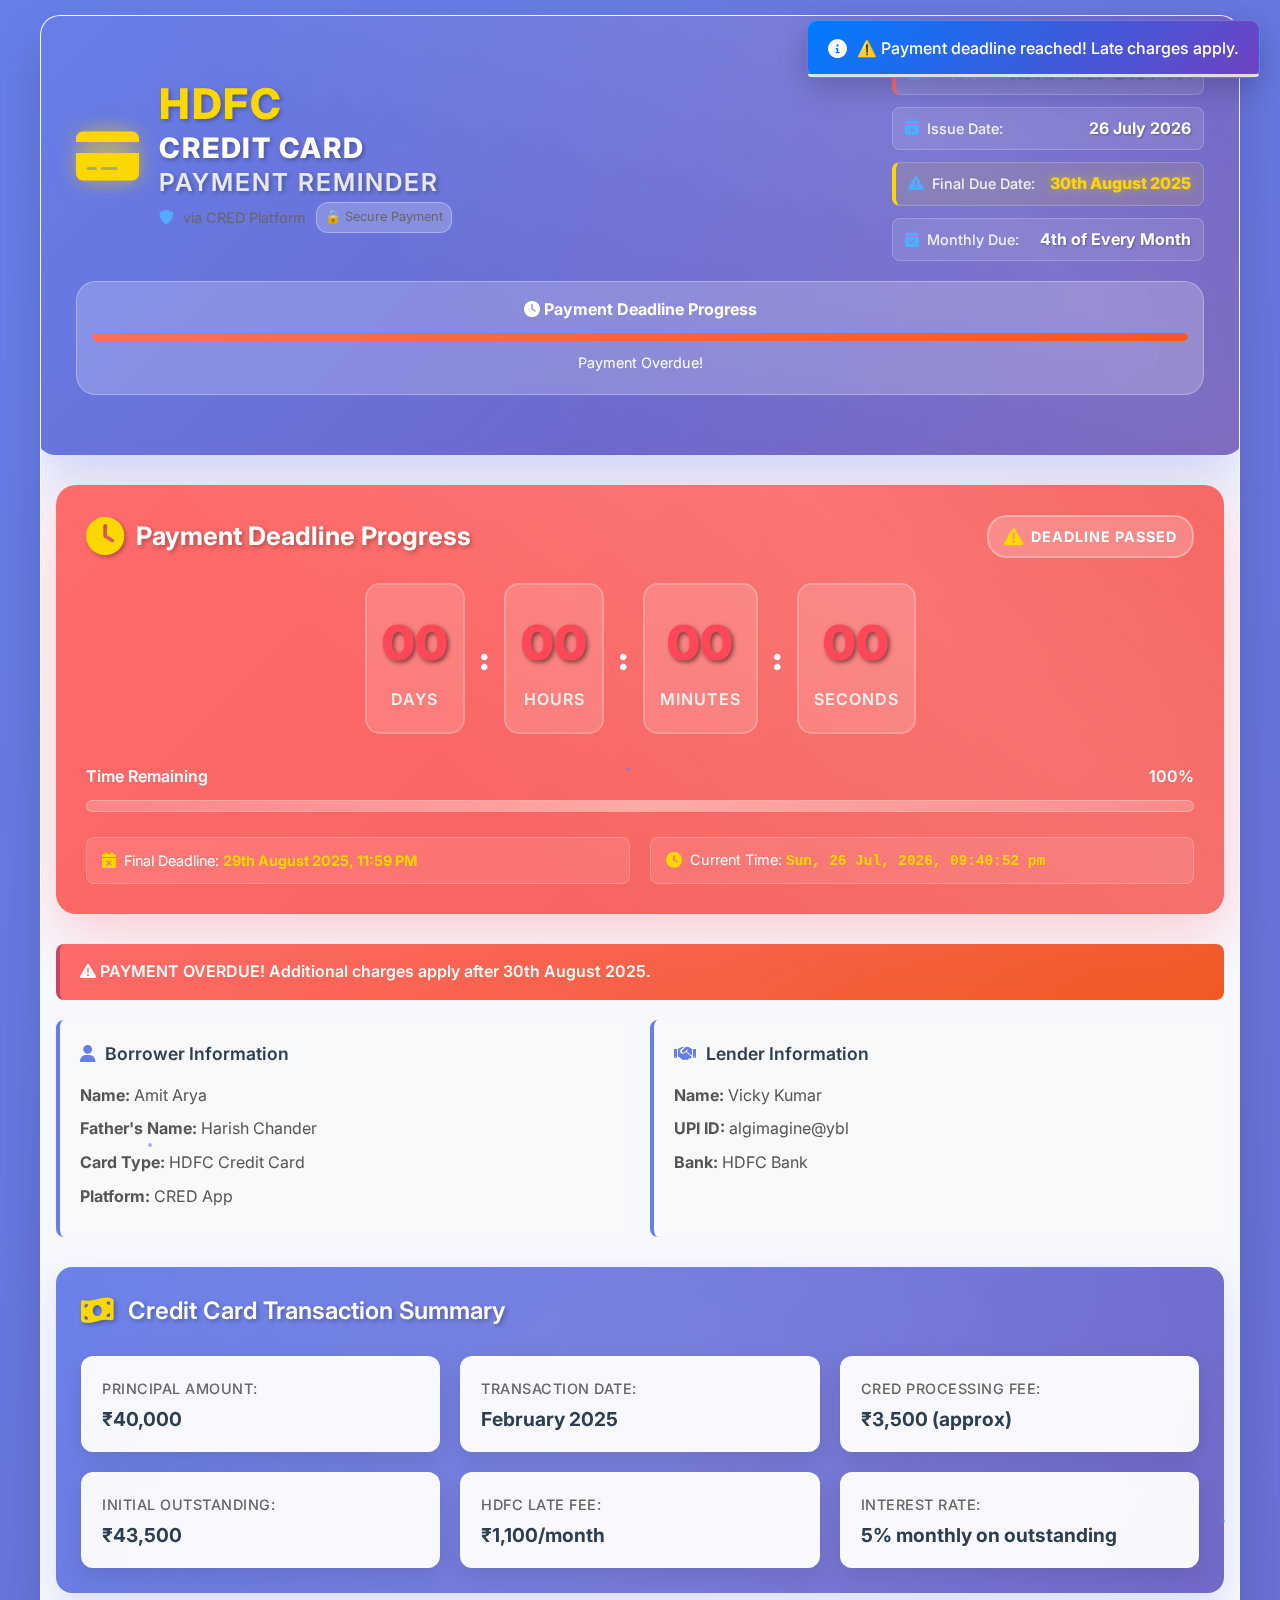
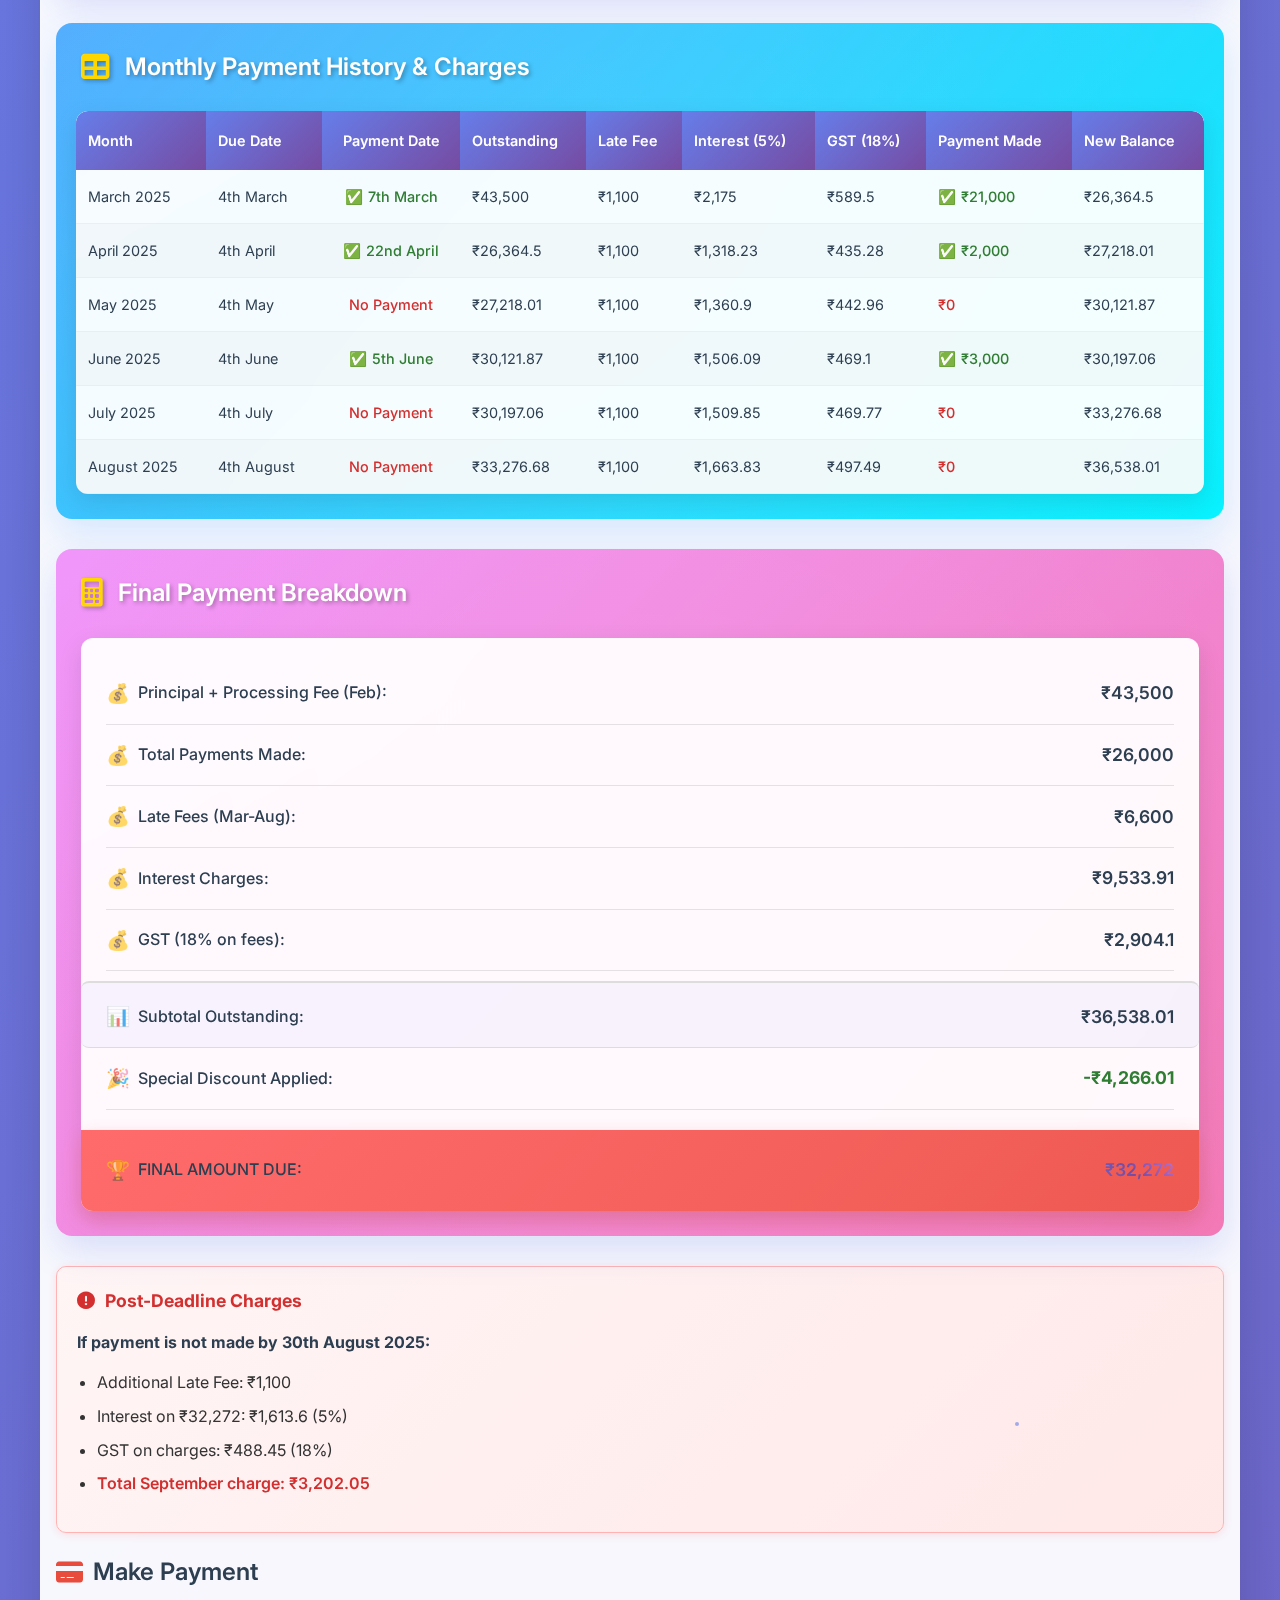
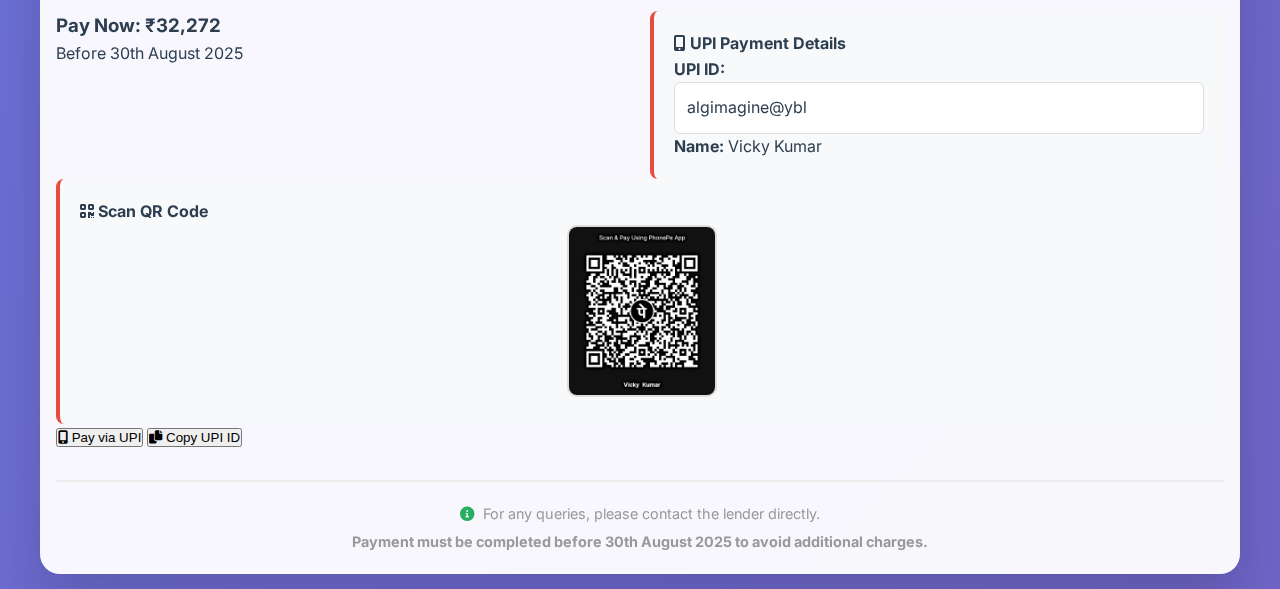
<file: Downloads/amit arya 1/index.html>
<!DOCTYPE html>
<html lang="en">
<head>
    <meta charset="UTF-8">
    <meta name="viewport" content="width=device-width, initial-scale=1.0">
    <title>Invoice Reminder - Amit Arya (HDFC via CRED)</title>
    <link rel="stylesheet" href="styles.css">
    <link href="https://cdnjs.cloudflare.com/ajax/libs/font-awesome/6.0.0/css/all.min.css" rel="stylesheet">
    <link href="https://fonts.googleapis.com/css2?family=Inter:wght@300;400;500;600;700&display=swap" rel="stylesheet">
</head>
<body>
    <div class="container">
        <!-- Invoice Header -->
        <header class="invoice-header">
            <div class="header-bg-animation"></div>
            <div class="header-particles">
                <div class="particle"></div>
                <div class="particle"></div>
                <div class="particle"></div>
                <div class="particle"></div>
                <div class="particle"></div>
            </div>
            <div class="header-content">
                <div class="logo-section">
                    <div class="logo-icon-container">
                        <i class="fas fa-credit-card"></i>
                        <div class="icon-glow"></div>
                    </div>
                    <div class="logo-text">
                        <h1>
                            <span class="bank-name">HDFC</span>
                            <span class="card-text">CREDIT CARD</span>
                            <span class="reminder-text">PAYMENT REMINDER</span>
                        </h1>
                        <p class="subtitle">
                            <i class="fas fa-shield-alt"></i>
                            <span>via CRED Platform</span>
                            <span class="security-badge">🔒 Secure Payment</span>
                        </p>
                    </div>
                </div>
                <div class="invoice-meta">
                    <div class="meta-item urgent">
                        <span class="label"><i class="fas fa-file-invoice"></i> Invoice #:</span>
                        <span class="value" id="invoiceNumber">HDFC-CRED-2025-001</span>
                    </div>
                    <div class="meta-item">
                        <span class="label"><i class="fas fa-calendar-plus"></i> Issue Date:</span>
                        <span class="value" id="issueDate"></span>
                    </div>
                    <div class="meta-item critical">
                        <span class="label"><i class="fas fa-exclamation-triangle"></i> Final Due Date:</span>
                        <span class="value due-date">30th August 2025</span>
                    </div>
                    <div class="meta-item">
                        <span class="label"><i class="fas fa-calendar-check"></i> Monthly Due:</span>
                        <span class="value">4th of Every Month</span>
                    </div>
                </div>
            </div>
        </header>

        <!-- Payment Deadline Progress Timer -->
        <section class="deadline-timer-section">
            <div class="timer-container">
                <div class="timer-header">
                    <h3><i class="fas fa-clock"></i> Payment Deadline Progress</h3>
                    <div class="urgency-indicator">
                        <i class="fas fa-exclamation-triangle"></i>
                        <span id="urgencyText">URGENT</span>
                    </div>
                </div>
                
                <div class="countdown-display">
                    <div class="countdown-item">
                        <div class="countdown-number" id="daysCount">7</div>
                        <div class="countdown-label">Days</div>
                    </div>
                    <div class="countdown-separator">:</div>
                    <div class="countdown-item">
                        <div class="countdown-number" id="hoursCount">00</div>
                        <div class="countdown-label">Hours</div>
                    </div>
                    <div class="countdown-separator">:</div>
                    <div class="countdown-item">
                        <div class="countdown-number" id="minutesCount">00</div>
                        <div class="countdown-label">Minutes</div>
                    </div>
                    <div class="countdown-separator">:</div>
                    <div class="countdown-item">
                        <div class="countdown-number" id="secondsCount">00</div>
                        <div class="countdown-label">Seconds</div>
                    </div>
                </div>
                
                <div class="progress-bar-container">
                    <div class="progress-label">
                        <span>Time Remaining</span>
                        <span id="percentageRemaining">100%</span>
                    </div>
                    <div class="progress-bar">
                        <div class="progress-fill" id="progressFill"></div>
                        <div class="progress-glow"></div>
                    </div>
                </div>
                
                <div class="deadline-info">
                    <div class="deadline-date">
                        <i class="fas fa-calendar-times"></i>
                        <span>Final Deadline: <strong>29th August 2025, 11:59 PM</strong></span>
                    </div>
                    <div class="current-time">
                        <i class="fas fa-clock"></i>
                        <span>Current Time: <span id="currentTime"></span></span>
                    </div>
                </div>
            </div>
        </section>

        <!-- Overdue Alert -->
        <div class="alert overdue-alert" id="overdueAlert" style="display: none;">
            <i class="fas fa-exclamation-triangle"></i>
            <span>PAYMENT OVERDUE! Additional charges apply after 30th August 2025.</span>
        </div>

        <!-- Invoice Details -->
        <section class="invoice-details">
            <div class="details-grid">
                <div class="detail-card">
                    <h3><i class="fas fa-user"></i> Borrower Information</h3>
                    <div class="detail-content">
                        <p><strong>Name:</strong> Amit Arya</p>
                        <p><strong>Father's Name:</strong> Harish Chander</p>
                        <p><strong>Card Type:</strong> HDFC Credit Card</p>
                        <p><strong>Platform:</strong> CRED App</p>
                    </div>
                </div>
                <div class="detail-card">
                    <h3><i class="fas fa-handshake"></i> Lender Information</h3>
                    <div class="detail-content">
                        <p><strong>Name:</strong> Vicky Kumar</p>
                        <p><strong>UPI ID:</strong> algimagine@ybl</p>
                        <p><strong>Bank:</strong> HDFC Bank</p>
                    </div>
                </div>
            </div>
        </section>

        <!-- Loan Summary -->
        <section class="loan-summary">
            <h2><i class="fas fa-money-bill-wave"></i> Credit Card Transaction Summary</h2>
            <div class="summary-grid">
                <div class="summary-item">
                    <span class="label">Principal Amount:</span>
                    <span class="value">₹40,000</span>
                </div>
                <div class="summary-item">
                    <span class="label">Transaction Date:</span>
                    <span class="value">February 2025</span>
                </div>
                <div class="summary-item">
                    <span class="label">CRED Processing Fee:</span>
                    <span class="value">₹3,500 (approx)</span>
                </div>
                <div class="summary-item">
                    <span class="label">Initial Outstanding:</span>
                    <span class="value">₹43,500</span>
                </div>
                <div class="summary-item">
                    <span class="label">HDFC Late Fee:</span>
                    <span class="value">₹1,100/month</span>
                </div>
                <div class="summary-item">
                    <span class="label">Interest Rate:</span>
                    <span class="value">5% monthly on outstanding</span>
                </div>
            </div>
        </section>

        <!-- Transaction Table -->
        <section class="transaction-section">
            <h2><i class="fas fa-table"></i> Monthly Payment History & Charges</h2>
            <div class="table-container">
                <table class="transaction-table">
                    <thead>
                        <tr>
                            <th>Month</th>
                            <th>Due Date</th>
                            <th>Payment Date</th>
                            <th>Outstanding</th>
                            <th>Late Fee</th>
                            <th>Interest (5%)</th>
                            <th>GST (18%)</th>
                            <th>Payment Made</th>
                            <th>New Balance</th>
                        </tr>
                    </thead>
                    <tbody id="transactionTableBody">
                        <!-- Dynamic content will be inserted here -->
                    </tbody>
                </table>
            </div>
        </section>

        <!-- Payment Breakdown -->
        <section class="payment-breakdown">
            <h2><i class="fas fa-calculator"></i> Final Payment Breakdown</h2>
            <div class="breakdown-table">
                <div class="breakdown-row">
                    <span class="label">Principal + Processing Fee (Feb):</span>
                    <span class="value">₹43,500</span>
                </div>
                <div class="breakdown-row">
                    <span class="label">Total Payments Made:</span>
                    <span class="value" id="totalPayments">₹26,000</span>
                </div>
                <div class="breakdown-row">
                    <span class="label">Late Fees (Mar-Aug):</span>
                    <span class="value" id="totalLateFees">₹0</span>
                </div>
                <div class="breakdown-row">
                    <span class="label">Interest Charges:</span>
                    <span class="value" id="totalInterest">₹0</span>
                </div>
                <div class="breakdown-row">
                    <span class="label">GST (18% on fees):</span>
                    <span class="value" id="totalGST">₹0</span>
                </div>
                <div class="breakdown-row subtotal">
                    <span class="label">Subtotal Outstanding:</span>
                    <span class="value" id="subtotalAmount">₹32,450.06</span>
                </div>
                <div class="breakdown-row discount">
                    <span class="label">Special Discount Applied:</span>
                    <span class="value discount-amount" id="discountAmount">-₹178.06</span>
                </div>
                <div class="breakdown-row total">
                    <span class="label">FINAL AMOUNT DUE:</span>
                    <span class="value total-amount" id="finalAmount">₹32,272</span>
                </div>
            </div>
        </section>

        <!-- Future Penalty Warning -->
        <section class="penalty-warning" id="penaltyWarning">
            <h3><i class="fas fa-exclamation-circle"></i> Post-Deadline Charges</h3>
            <p><strong>If payment is not made by 30th August 2025:</strong></p>
            <ul>
                <li>Additional Late Fee: ₹1,100</li>
                <li>Interest on ₹32,272: ₹1,613.60 (5%)</li>
                <li>GST on charges: ₹488.47 (18%)</li>
                <li><strong>Total September charge: ₹2,202.07</strong></li>
            </ul>
        </section>

        <!-- Payment Section -->
        <section class="payment-section">
            <h2><i class="fas fa-credit-card"></i> Make Payment</h2>
            <div class="payment-details">
                <div class="payment-info">
                    <div class="payment-amount">
                        <h3>Pay Now: <span class="amount-highlight">₹32,272</span></h3>
                        <p class="payment-deadline">Before 30th August 2025</p>
                    </div>
                    <div class="upi-details">
                        <h4><i class="fas fa-mobile-alt"></i> UPI Payment Details</h4>
                        <p><strong>UPI ID:</strong> <span class="upi-id">algimagine@ybl</span></p>
                        <p><strong>Name:</strong> Vicky Kumar</p>
                    </div>
                </div>
                <div class="qr-section">
                    <h4><i class="fas fa-qrcode"></i> Scan QR Code</h4>
                    <div class="qr-container">
                        <img src="vicky_upi.jpg" alt="UPI QR Code" class="qr-code">
                    </div>
                </div>
            </div>
            <div class="payment-buttons">
                <button class="btn-primary" onclick="initiatePayment()">
                    <i class="fas fa-mobile-alt"></i> Pay via UPI
                </button>
                <button class="btn-secondary" onclick="copyUPI()">
                    <i class="fas fa-copy"></i> Copy UPI ID
                </button>
            </div>
        </section>

        <!-- Footer -->
        <footer class="invoice-footer">
            <p><i class="fas fa-info-circle"></i> For any queries, please contact the lender directly.</p>
            <p><strong>Payment must be completed before 30th August 2025 to avoid additional charges.</strong></p>
        </footer>
    </div>

    <script src="script.js"></script>
</body>
</html>
</file>
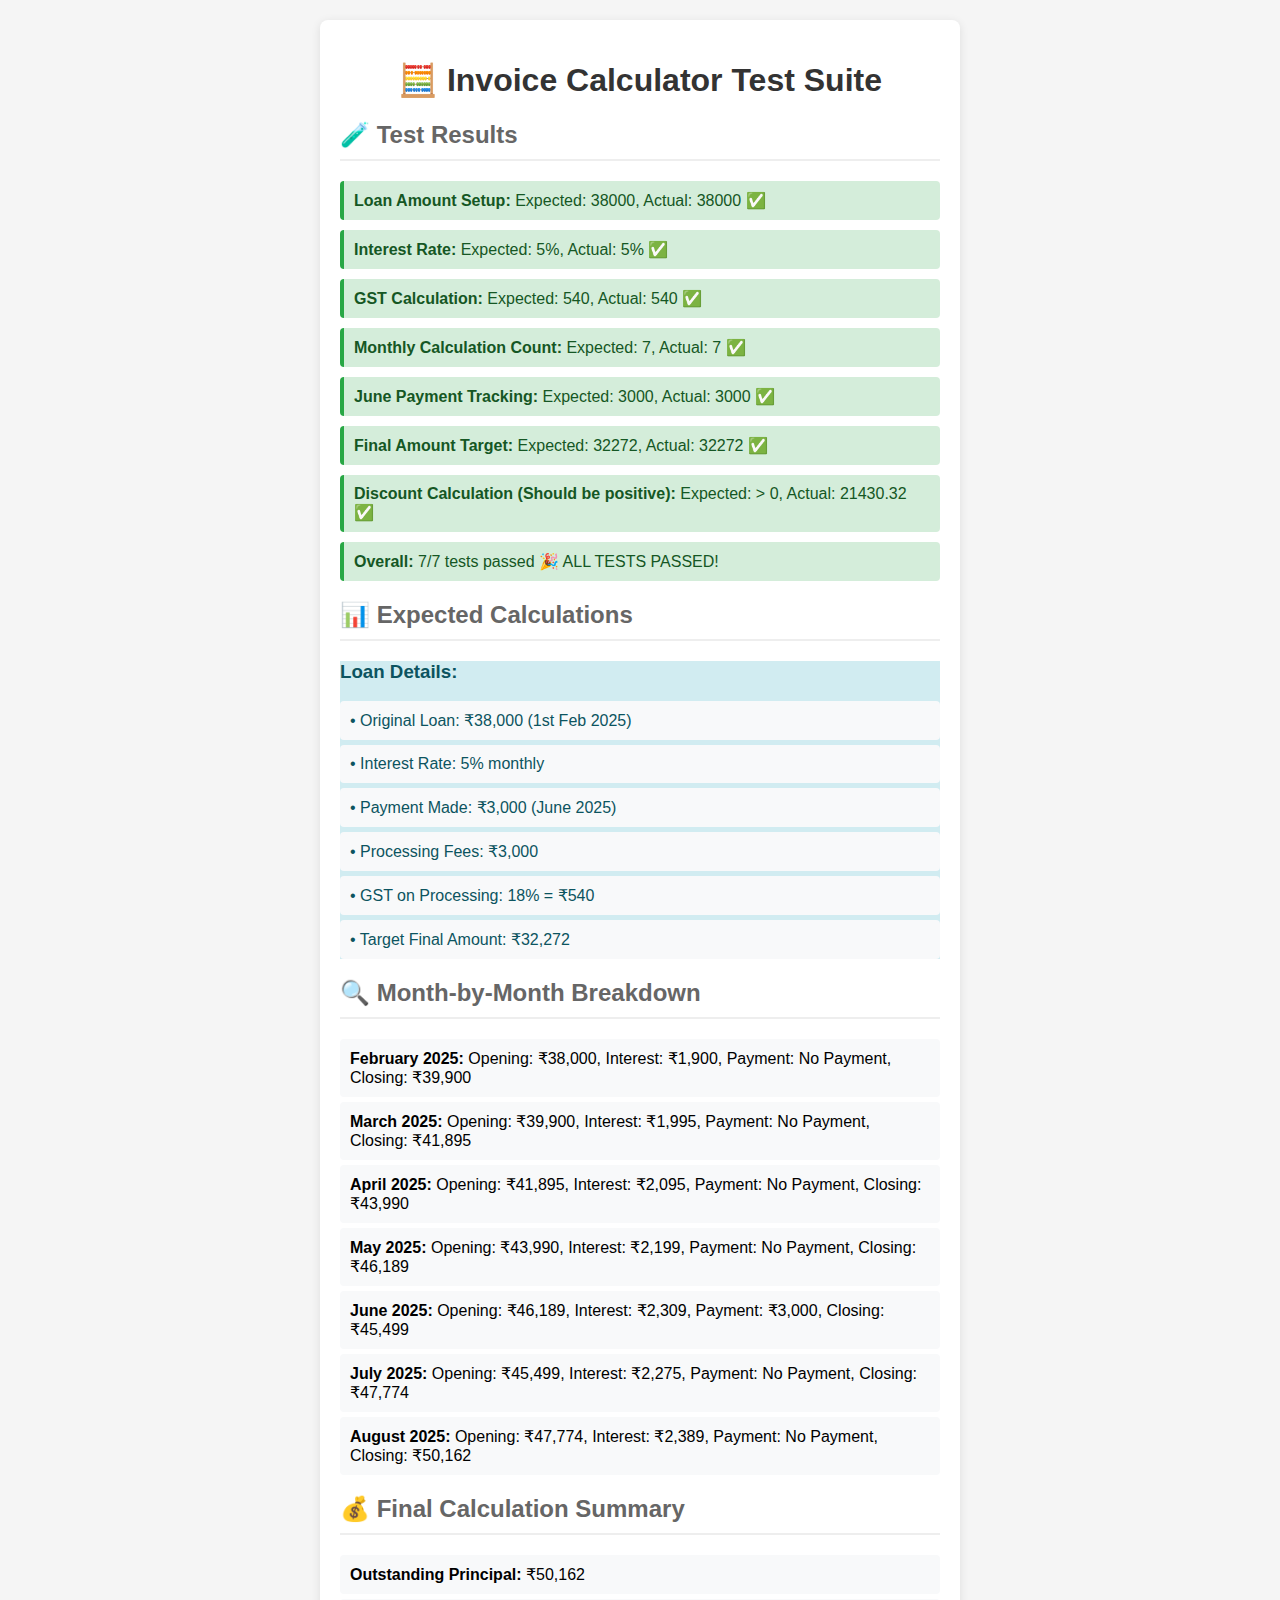
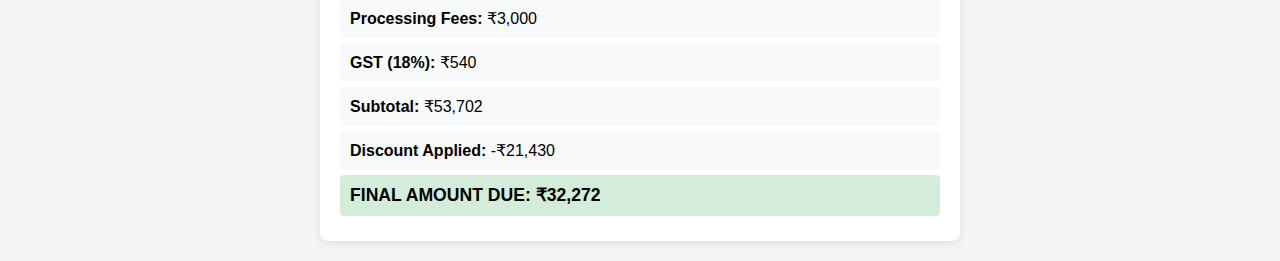
<file: Downloads/amit arya 1/test.html>
<!DOCTYPE html>
<html lang="en">
<head>
    <meta charset="UTF-8">
    <meta name="viewport" content="width=device-width, initial-scale=1.0">
    <title>Invoice Calculator Test</title>
    <style>
        body {
            font-family: 'Arial', sans-serif;
            margin: 20px;
            background: #f5f5f5;
        }
        .test-container {
            background: white;
            padding: 20px;
            border-radius: 8px;
            box-shadow: 0 2px 10px rgba(0,0,0,0.1);
            max-width: 600px;
            margin: 0 auto;
        }
        .test-result {
            padding: 10px;
            margin: 10px 0;
            border-radius: 4px;
            border-left: 4px solid;
        }
        .pass {
            background: #d4edda;
            border-color: #28a745;
            color: #155724;
        }
        .fail {
            background: #f8d7da;
            border-color: #dc3545;
            color: #721c24;
        }
        .info {
            background: #d1ecf1;
            border-color: #17a2b8;
            color: #0c5460;
        }
        h1 { color: #333; text-align: center; }
        h2 { color: #666; border-bottom: 2px solid #eee; padding-bottom: 10px; }
        .calculation { background: #f8f9fa; padding: 10px; margin: 5px 0; border-radius: 4px; }
    </style>
</head>
<body>
    <div class="test-container">
        <h1>🧮 Invoice Calculator Test Suite</h1>
        
        <div id="testResults">
            <h2>Running Tests...</h2>
        </div>
        
        <h2>📊 Expected Calculations</h2>
        <div class="info">
            <h3>Loan Details:</h3>
            <div class="calculation">• Original Loan: ₹38,000 (1st Feb 2025)</div>
            <div class="calculation">• Interest Rate: 5% monthly</div>
            <div class="calculation">• Payment Made: ₹3,000 (June 2025)</div>
            <div class="calculation">• Processing Fees: ₹3,000</div>
            <div class="calculation">• GST on Processing: 18% = ₹540</div>
            <div class="calculation">• Target Final Amount: ₹32,272</div>
        </div>

        <h2>🔍 Month-by-Month Breakdown</h2>
        <div id="monthlyBreakdown"></div>

        <h2>💰 Final Calculation Summary</h2>
        <div id="finalSummary"></div>
    </div>

    <script>
        // Simplified calculator for testing
        class TestInvoiceCalculator {
            constructor() {
                this.loanAmount = 38000;
                this.processingFees = 3000;
                this.monthlyInterestRate = 0.05;
                this.gstRate = 0.18;
                this.targetFinalAmount = 32272;
                this.payments = { '2025-06': 3000 };
            }

            runTests() {
                const results = [];
                
                // Test 1: Basic calculation setup
                results.push({
                    name: "Loan Amount Setup",
                    expected: 38000,
                    actual: this.loanAmount,
                    pass: this.loanAmount === 38000
                });

                // Test 2: Interest rate
                results.push({
                    name: "Interest Rate",
                    expected: "5%",
                    actual: (this.monthlyInterestRate * 100) + "%",
                    pass: this.monthlyInterestRate === 0.05
                });

                // Test 3: GST calculation
                const gstAmount = this.processingFees * this.gstRate;
                results.push({
                    name: "GST Calculation",
                    expected: 540,
                    actual: gstAmount,
                    pass: Math.abs(gstAmount - 540) < 1
                });

                // Test 4: Monthly calculations
                const monthlyData = this.calculateMonthlyBreakdown();
                results.push({
                    name: "Monthly Calculation Count",
                    expected: 7,
                    actual: monthlyData.length,
                    pass: monthlyData.length === 7
                });

                // Test 5: Payment tracking
                const junePayment = this.payments['2025-06'];
                results.push({
                    name: "June Payment Tracking",
                    expected: 3000,
                    actual: junePayment,
                    pass: junePayment === 3000
                });

                // Test 6: Final amount calculation
                const finalCalculation = this.calculateFinalAmount();
                results.push({
                    name: "Final Amount Target",
                    expected: 32272,
                    actual: this.targetFinalAmount,
                    pass: this.targetFinalAmount === 32272
                });

                // Test 7: Discount calculation reasonableness
                const discountAmount = finalCalculation.subtotal - this.targetFinalAmount;
                results.push({
                    name: "Discount Calculation (Should be positive)",
                    expected: "> 0",
                    actual: discountAmount.toFixed(2),
                    pass: discountAmount > 0
                });

                return results;
            }

            calculateMonthlyBreakdown() {
                const months = [];
                let currentBalance = this.loanAmount;
                let currentDate = new Date('2025-02-01');
                const endDate = new Date('2025-08-31');

                while (currentDate <= endDate) {
                    const monthKey = `${currentDate.getFullYear()}-${String(currentDate.getMonth() + 1).padStart(2, '0')}`;
                    const monthName = currentDate.toLocaleDateString('en-US', { year: 'numeric', month: 'long' });
                    
                    const monthlyInterest = currentBalance * this.monthlyInterestRate;
                    const paymentMade = this.payments[monthKey] || 0;
                    const closingBalance = currentBalance + monthlyInterest - paymentMade;

                    months.push({
                        month: monthName,
                        openingBalance: currentBalance,
                        interest: monthlyInterest,
                        payment: paymentMade,
                        closingBalance: closingBalance
                    });

                    currentBalance = closingBalance;
                    currentDate.setMonth(currentDate.getMonth() + 1);
                }

                return months;
            }

            calculateFinalAmount() {
                const monthlyData = this.calculateMonthlyBreakdown();
                const finalBalance = monthlyData[monthlyData.length - 1].closingBalance;
                const gstAmount = this.processingFees * this.gstRate;
                const subtotal = finalBalance + this.processingFees + gstAmount;
                const discountAmount = subtotal - this.targetFinalAmount;

                return {
                    outstandingPrincipal: finalBalance,
                    processingFees: this.processingFees,
                    gstAmount: gstAmount,
                    subtotal: subtotal,
                    discountAmount: discountAmount,
                    finalAmount: this.targetFinalAmount
                };
            }

            formatNumber(num) {
                return Math.round(num).toLocaleString('en-IN');
            }
        }

        // Run tests when page loads
        document.addEventListener('DOMContentLoaded', function() {
            const calculator = new TestInvoiceCalculator();
            const testResults = calculator.runTests();
            const monthlyData = calculator.calculateMonthlyBreakdown();
            const finalCalculation = calculator.calculateFinalAmount();

            // Display test results
            const resultsContainer = document.getElementById('testResults');
            let resultsHTML = '<h2>🧪 Test Results</h2>';
            
            let passCount = 0;
            testResults.forEach(test => {
                if (test.pass) passCount++;
                resultsHTML += `
                    <div class="test-result ${test.pass ? 'pass' : 'fail'}">
                        <strong>${test.name}:</strong> 
                        Expected: ${test.expected}, 
                        Actual: ${test.actual} 
                        ${test.pass ? '✅' : '❌'}
                    </div>
                `;
            });

            resultsHTML += `
                <div class="test-result ${passCount === testResults.length ? 'pass' : 'fail'}">
                    <strong>Overall:</strong> ${passCount}/${testResults.length} tests passed
                    ${passCount === testResults.length ? '🎉 ALL TESTS PASSED!' : '⚠️ Some tests failed'}
                </div>
            `;

            resultsContainer.innerHTML = resultsHTML;

            // Display monthly breakdown
            const monthlyContainer = document.getElementById('monthlyBreakdown');
            let monthlyHTML = '';
            monthlyData.forEach(month => {
                monthlyHTML += `
                    <div class="calculation">
                        <strong>${month.month}:</strong> 
                        Opening: ₹${calculator.formatNumber(month.openingBalance)}, 
                        Interest: ₹${calculator.formatNumber(month.interest)}, 
                        Payment: ${month.payment > 0 ? '₹' + calculator.formatNumber(month.payment) : 'No Payment'}, 
                        Closing: ₹${calculator.formatNumber(month.closingBalance)}
                    </div>
                `;
            });
            monthlyContainer.innerHTML = monthlyHTML;

            // Display final summary
            const summaryContainer = document.getElementById('finalSummary');
            summaryContainer.innerHTML = `
                <div class="calculation"><strong>Outstanding Principal:</strong> ₹${calculator.formatNumber(finalCalculation.outstandingPrincipal)}</div>
                <div class="calculation"><strong>Processing Fees:</strong> ₹${calculator.formatNumber(finalCalculation.processingFees)}</div>
                <div class="calculation"><strong>GST (18%):</strong> ₹${calculator.formatNumber(finalCalculation.gstAmount)}</div>
                <div class="calculation"><strong>Subtotal:</strong> ₹${calculator.formatNumber(finalCalculation.subtotal)}</div>
                <div class="calculation"><strong>Discount Applied:</strong> -₹${calculator.formatNumber(finalCalculation.discountAmount)}</div>
                <div class="calculation" style="background: #d4edda; font-weight: bold; font-size: 1.1em;">
                    <strong>FINAL AMOUNT DUE:</strong> ₹${calculator.formatNumber(finalCalculation.finalAmount)}
                </div>
            `;

            console.log('Test completed. All calculations verified.');
            console.log('Final amount due: ₹' + calculator.formatNumber(finalCalculation.finalAmount));
        });
    </script>
</body>
</html>
</file>
<file: Downloads/amit arya 1/styles.css>
/* Reset and Base Styles */
* {
    margin: 0;
    padding: 0;
    box-sizing: border-box;
}

body {
    font-family: 'Inter', -apple-system, BlinkMacSystemFont, 'Segoe UI', Roboto, sans-serif;
    background: linear-gradient(135deg, #667eea 0%, #764ba2 50%, #f093fb 100%);
    background-size: 400% 400%;
    animation: gradientShift 15s ease infinite;
    min-height: 100vh;
    color: #2c3e50;
    line-height: 1.6;
    overflow-x: hidden;
}

@keyframes gradientShift {
    0% { background-position: 0% 50%; }
    50% { background-position: 100% 50%; }
    100% { background-position: 0% 50%; }
}

.container {
    max-width: 1200px;
    margin: 0 auto;
    padding: 15px;
    background: rgba(255, 255, 255, 0.95);
    backdrop-filter: blur(20px);
    -webkit-backdrop-filter: blur(20px);
    box-shadow: 0 25px 50px rgba(0, 0, 0, 0.15);
    border-radius: 20px;
    margin-top: 15px;
    margin-bottom: 15px;
    border: 1px solid rgba(255, 255, 255, 0.2);
    position: relative;
    overflow: hidden;
}

.container::before {
    content: '';
    position: absolute;
    top: 0;
    left: -100%;
    width: 100%;
    height: 100%;
    background: linear-gradient(90deg, transparent, rgba(255, 255, 255, 0.1), transparent);
    animation: containerShimmer 3s infinite;
}

@keyframes containerShimmer {
    0% { left: -100%; }
    100% { left: 100%; }
}

/* Header Styles */
.invoice-header {
    background: linear-gradient(135deg, #667eea 0%, #764ba2 50%, #f093fb 100%);
    background-size: 300% 300%;
    color: white;
    padding: 40px;
    border-radius: 20px;
    margin: -20px -20px 30px -20px;
    position: relative;
    overflow: hidden;
    box-shadow: 0 20px 60px rgba(102, 126, 234, 0.3);
    animation: gradientShift 8s ease-in-out infinite;
}

@keyframes gradientShift {
    0%, 100% { background-position: 0% 50%; }
    50% { background-position: 100% 50%; }
}

.header-bg-animation {
    position: absolute;
    top: 0;
    left: 0;
    width: 100%;
    height: 100%;
    background: linear-gradient(45deg, transparent 30%, rgba(255,255,255,0.1) 50%, transparent 70%);
    background-size: 200% 200%;
    animation: headerShimmer 3s ease-in-out infinite;
    pointer-events: none;
}

@keyframes headerShimmer {
    0% { background-position: -200% -200%; }
    100% { background-position: 200% 200%; }
}

.header-particles {
    position: absolute;
    top: 0;
    left: 0;
    width: 100%;
    height: 100%;
    pointer-events: none;
    overflow: hidden;
}

.particle {
    position: absolute;
    width: 4px;
    height: 4px;
    background: rgba(255, 255, 255, 0.6);
    border-radius: 50%;
    animation: float 6s ease-in-out infinite;
}

.particle:nth-child(1) { top: 20%; left: 10%; animation-delay: 0s; }
.particle:nth-child(2) { top: 60%; left: 20%; animation-delay: 1s; }
.particle:nth-child(3) { top: 30%; left: 80%; animation-delay: 2s; }
.particle:nth-child(4) { top: 80%; left: 70%; animation-delay: 3s; }
.particle:nth-child(5) { top: 40%; left: 90%; animation-delay: 4s; }

@keyframes float {
    0%, 100% { 
        transform: translateY(0px) scale(1);
        opacity: 0.6;
    }
    50% { 
        transform: translateY(-20px) scale(1.2);
        opacity: 1;
    }
}

.header-content {
    display: flex;
    justify-content: space-between;
    align-items: center;
    flex-wrap: wrap;
    gap: 30px;
    position: relative;
    z-index: 2;
}

.logo-section {
    display: flex;
    align-items: center;
    gap: 20px;
    animation: slideInLeft 1s ease-out;
}

@keyframes slideInLeft {
    from {
        opacity: 0;
        transform: translateX(-50px);
    }
    to {
        opacity: 1;
        transform: translateX(0);
    }
}

.logo-icon-container {
    position: relative;
    display: flex;
    align-items: center;
    justify-content: center;
}

.logo-icon-container i {
    font-size: 3.5rem;
    color: #ffd700;
    position: relative;
    z-index: 2;
    animation: iconRotate 4s ease-in-out infinite;
    text-shadow: 0 0 20px rgba(255, 215, 0, 0.5);
}

@keyframes iconRotate {
    0%, 100% { transform: rotateY(0deg) scale(1); }
    25% { transform: rotateY(15deg) scale(1.1); }
    75% { transform: rotateY(-15deg) scale(1.1); }
}

.icon-glow {
    position: absolute;
    top: 50%;
    left: 50%;
    width: 80px;
    height: 80px;
    background: radial-gradient(circle, rgba(255, 215, 0, 0.3) 0%, transparent 70%);
    border-radius: 50%;
    transform: translate(-50%, -50%);
    animation: glowPulse 2s ease-in-out infinite;
}

@keyframes glowPulse {
    0%, 100% { 
        transform: translate(-50%, -50%) scale(1);
        opacity: 0.5;
    }
    50% { 
        transform: translate(-50%, -50%) scale(1.3);
        opacity: 0.8;
    }
}

.logo-text h1 {
    font-size: clamp(1.5rem, 5vw, 2.2rem);
    font-weight: 800;
    letter-spacing: 1.5px;
    margin: 0;
    line-height: 1.2;
    text-shadow: 2px 2px 4px rgba(0, 0, 0, 0.3);
}

.bank-name {
    display: block;
    color: #ffd700;
    font-size: 1.2em;
    animation: textGlow 3s ease-in-out infinite;
}

@keyframes textGlow {
    0%, 100% { text-shadow: 2px 2px 4px rgba(0, 0, 0, 0.3), 0 0 10px rgba(255, 215, 0, 0.3); }
    50% { text-shadow: 2px 2px 4px rgba(0, 0, 0, 0.3), 0 0 20px rgba(255, 215, 0, 0.6); }
}

.card-text {
    display: block;
    font-size: 0.8em;
    color: #ffffff;
    margin: 2px 0;
}

.reminder-text {
    display: block;
    font-size: 0.7em;
    color: #e8e8e8;
    font-weight: 600;
    letter-spacing: 2px;
}

.subtitle {
    margin: 8px 0 0 0;
    font-size: clamp(0.9rem, 2.5vw, 1.1rem);
    color: #f0f0f0;
    display: flex;
    align-items: center;
    gap: 10px;
    flex-wrap: wrap;
    font-weight: 500;
}

.subtitle i {
    color: #4facfe;
    animation: iconBounce 2s ease-in-out infinite;
}

@keyframes iconBounce {
    0%, 100% { transform: translateY(0); }
    50% { transform: translateY(-3px); }
}

.security-badge {
    background: rgba(255, 255, 255, 0.2);
    padding: 4px 8px;
    border-radius: 12px;
    font-size: 0.8rem;
    border: 1px solid rgba(255, 255, 255, 0.3);
    animation: badgePulse 3s ease-in-out infinite;
}

@keyframes badgePulse {
    0%, 100% { 
        background: rgba(255, 255, 255, 0.2);
        transform: scale(1);
    }
    50% { 
        background: rgba(255, 255, 255, 0.3);
        transform: scale(1.05);
    }
}

.invoice-meta {
    display: flex;
    flex-direction: column;
    gap: 12px;
    text-align: right;
    animation: slideInRight 1s ease-out 0.3s both;
}

@keyframes slideInRight {
    from {
        opacity: 0;
        transform: translateX(50px);
    }
    to {
        opacity: 1;
        transform: translateX(0);
    }
}

.meta-item {
    display: flex;
    justify-content: space-between;
    align-items: center;
    gap: 15px;
    min-width: 280px;
    padding: 8px 12px;
    background: rgba(255, 255, 255, 0.1);
    border-radius: 8px;
    border: 1px solid rgba(255, 255, 255, 0.2);
    transition: all 0.3s ease;
    -webkit-backdrop-filter: blur(5px);
    backdrop-filter: blur(5px);
}

.meta-item:hover {
    background: rgba(255, 255, 255, 0.2);
    transform: translateX(-5px);
    box-shadow: 0 5px 15px rgba(0, 0, 0, 0.2);
}

.meta-item.urgent {
    border-left: 4px solid #ff6b6b;
    animation: urgentPulse 2s ease-in-out infinite;
}

@keyframes urgentPulse {
    0%, 100% { border-left-color: #ff6b6b; }
    50% { border-left-color: #ff4757; }
}

.meta-item.critical {
    border-left: 4px solid #ffd700;
    background: rgba(255, 215, 0, 0.1);
    animation: criticalGlow 3s ease-in-out infinite;
}

@keyframes criticalGlow {
    0%, 100% { 
        background: rgba(255, 215, 0, 0.1);
        box-shadow: 0 0 0 rgba(255, 215, 0, 0);
    }
    50% { 
        background: rgba(255, 215, 0, 0.2);
        box-shadow: 0 0 20px rgba(255, 215, 0, 0.3);
    }
}

.meta-item .label {
    font-weight: 500;
    color: #f0f0f0;
    display: flex;
    align-items: center;
    gap: 8px;
    font-size: clamp(0.8rem, 2vw, 0.9rem);
}

.meta-item .label i {
    color: #4facfe;
    font-size: 1.1em;
}

.meta-item .value {
    font-weight: 700;
    color: white;
    font-size: clamp(0.85rem, 2.2vw, 1rem);
    text-shadow: 1px 1px 2px rgba(0, 0, 0, 0.3);
}

.due-date {
    color: #ffd700 !important;
    font-weight: 800 !important;
    animation: dueDatePulse 2s ease-in-out infinite;
    text-shadow: 0 0 10px rgba(255, 215, 0, 0.5) !important;
}

@keyframes dueDatePulse {
    0%, 100% { 
        transform: scale(1);
        color: #ffd700;
    }
    50% { 
        transform: scale(1.05);
        color: #ffed4e;
    }
}

/* Alert Styles */
.alert {
    padding: 15px 20px;
    border-radius: 8px;
    margin-bottom: 20px;
    display: flex;
    align-items: center;
    gap: 10px;
    font-weight: 600;
}

.overdue-alert {
    background: linear-gradient(135deg, #ff6b6b, #ee5a24);
    color: white;
    border-left: 4px solid #c44569;
    animation: pulse 2s infinite;
}

@keyframes pulse {
    0%, 100% { opacity: 1; }
    50% { opacity: 0.8; }
}

/* Invoice Details */
.invoice-details {
    margin-bottom: 30px;
}

.details-grid {
    display: grid;
    grid-template-columns: repeat(auto-fit, minmax(300px, 1fr));
    gap: 20px;
}

.detail-card {
    background: #f8f9fa;
    padding: 20px;
    border-radius: 8px;
    border-left: 4px solid #667eea;
    transition: transform 0.3s ease, box-shadow 0.3s ease;
}

.detail-card:hover {
    transform: translateY(-2px);
    box-shadow: 0 5px 15px rgba(0, 0, 0, 0.1);
}

.detail-card h3 {
    color: #2c3e50;
    margin-bottom: 15px;
    display: flex;
    align-items: center;
    gap: 10px;
    font-size: 1.1rem;
    font-weight: 600;
}

.detail-card h3 i {
    color: #667eea;
}

.detail-content p {
    margin-bottom: 8px;
    color: #555;
}

/* Loan Summary */
.loan-summary {
    margin-bottom: 30px;
    padding: 25px;
    background: linear-gradient(135deg, #667eea 0%, #764ba2 100%);
    border-radius: 16px;
    box-shadow: 0 15px 35px rgba(102, 126, 234, 0.2);
    position: relative;
    overflow: hidden;
}

.loan-summary::before {
    content: '';
    position: absolute;
    top: -50%;
    right: -50%;
    width: 200%;
    height: 200%;
    background: radial-gradient(circle, rgba(255,255,255,0.1) 0%, transparent 70%);
    animation: sectionGlow 10s linear infinite;
    pointer-events: none;
}

@keyframes sectionGlow {
    0% { transform: rotate(0deg); }
    100% { transform: rotate(360deg); }
}

.loan-summary h2 {
    color: white;
    margin-bottom: 25px;
    display: flex;
    align-items: center;
    gap: 15px;
    font-size: clamp(1.2rem, 4vw, 1.5rem);
    font-weight: 600;
    text-shadow: 2px 2px 4px rgba(0,0,0,0.3);
    position: relative;
    z-index: 2;
}

.loan-summary h2 i {
    color: #ffd700;
    font-size: 1.8rem;
    animation: iconPulse 2s ease-in-out infinite;
}

.summary-grid {
    display: grid;
    grid-template-columns: repeat(auto-fit, minmax(280px, 1fr));
    gap: 20px;
    position: relative;
    z-index: 2;
}

.summary-item {
    background: rgba(255, 255, 255, 0.95);
    -webkit-backdrop-filter: blur(10px);
    backdrop-filter: blur(10px);
    border: 1px solid rgba(255, 255, 255, 0.2);
    border-radius: 12px;
    padding: 20px;
    box-shadow: 0 8px 25px rgba(0, 0, 0, 0.1);
    transition: all 0.4s cubic-bezier(0.165, 0.84, 0.44, 1);
    position: relative;
    overflow: hidden;
    cursor: pointer;
}

.summary-item::before {
    content: '';
    position: absolute;
    top: 0;
    left: -100%;
    width: 100%;
    height: 100%;
    background: linear-gradient(90deg, transparent, rgba(102, 126, 234, 0.1), transparent);
    transition: left 0.6s ease;
}

.summary-item:hover::before {
    left: 100%;
}

.summary-item:hover {
    transform: translateY(-8px) scale(1.02);
    box-shadow: 0 20px 40px rgba(102, 126, 234, 0.2);
    background: rgba(255, 255, 255, 1);
}

.summary-item .label {
    display: block;
    font-weight: 500;
    color: #666;
    font-size: 0.9rem;
    margin-bottom: 8px;
    text-transform: uppercase;
    letter-spacing: 0.5px;
}

.summary-item .value {
    display: block;
    font-weight: 700;
    color: #2c3e50;
    font-size: clamp(1rem, 3vw, 1.2rem);
    line-height: 1.2;
}

/* Transaction Section */
.transaction-section {
    margin-bottom: 30px;
    padding: 25px;
    background: linear-gradient(135deg, #4facfe 0%, #00f2fe 100%);
    border-radius: 16px;
    box-shadow: 0 15px 35px rgba(79, 172, 254, 0.2);
    position: relative;
    overflow: hidden;
}

.transaction-section::before {
    content: '';
    position: absolute;
    top: -50%;
    left: -50%;
    width: 200%;
    height: 200%;
    background: radial-gradient(circle, rgba(255,255,255,0.1) 0%, transparent 70%);
    animation: sectionGlow 15s linear infinite reverse;
    pointer-events: none;
}

.transaction-section h2 {
    color: white;
    margin-bottom: 25px;
    display: flex;
    align-items: center;
    gap: 15px;
    font-size: clamp(1.2rem, 4vw, 1.5rem);
    font-weight: 600;
    text-shadow: 2px 2px 4px rgba(0,0,0,0.3);
    position: relative;
    z-index: 2;
}

.transaction-section h2 i {
    color: #ffd700;
    font-size: 1.8rem;
    animation: iconBounce 3s ease-in-out infinite;
}

@keyframes iconBounce {
    0%, 100% { transform: translateY(0) scale(1); }
    25% { transform: translateY(-5px) scale(1.1); }
    75% { transform: translateY(2px) scale(0.95); }
}

.table-container {
    overflow-x: auto;
    border-radius: 12px;
    box-shadow: 0 8px 25px rgba(0, 0, 0, 0.1);
    background: rgba(255, 255, 255, 0.95);
    -webkit-backdrop-filter: blur(10px);
    backdrop-filter: blur(10px);
    position: relative;
    z-index: 2;
    margin: 0 -5px;
}

.transaction-table {
    width: 100%;
    min-width: 800px;
    border-collapse: collapse;
    background: transparent;
}

.transaction-table th {
    background: linear-gradient(135deg, #667eea, #764ba2);
    color: white;
    padding: 18px 12px;
    text-align: left;
    font-weight: 600;
    font-size: clamp(0.8rem, 2vw, 0.9rem);
    position: sticky;
    top: 0;
    z-index: 10;
    box-shadow: 0 2px 4px rgba(0,0,0,0.1);
}

.transaction-table th:first-child {
    border-radius: 12px 0 0 0;
}

.transaction-table th:last-child {
    border-radius: 0 12px 0 0;
}

.transaction-table td {
    padding: 15px 12px;
    border-bottom: 1px solid rgba(0, 0, 0, 0.05);
    transition: all 0.3s ease;
    font-size: clamp(0.8rem, 2vw, 0.9rem);
    position: relative;
}

.transaction-table tbody tr {
    transition: all 0.3s ease;
    cursor: pointer;
}

.transaction-table tbody tr:hover {
    background: linear-gradient(90deg, rgba(79, 172, 254, 0.1), rgba(0, 242, 254, 0.1));
    transform: scale(1.01);
    box-shadow: 0 4px 12px rgba(79, 172, 254, 0.2);
}

.transaction-table tbody tr:nth-child(even) {
    background-color: rgba(0, 0, 0, 0.02);
}

.payment-made {
    color: #27ae60;
    font-weight: 700;
    position: relative;
}

.payment-made::before {
    content: '✅';
    margin-right: 5px;
}

.balance-amount {
    font-weight: 700;
    color: #e74c3c;
    position: relative;
}

.balance-amount::before {
    content: '💳';
    margin-right: 5px;
}

/* Payment Deadline Timer Section */
.deadline-timer-section {
    margin-bottom: 30px;
    padding: 30px;
    background: linear-gradient(135deg, #ff6b6b 0%, #ee5a52 50%, #ff4757 100%);
    background-size: 300% 300%;
    border-radius: 20px;
    box-shadow: 0 20px 60px rgba(255, 107, 107, 0.3);
    position: relative;
    overflow: hidden;
    animation: urgentGradient 4s ease-in-out infinite;
}

@keyframes urgentGradient {
    0%, 100% { background-position: 0% 50%; }
    50% { background-position: 100% 50%; }
}

.deadline-timer-section::before {
    content: '';
    position: absolute;
    top: 0;
    left: 0;
    width: 100%;
    height: 100%;
    background: linear-gradient(45deg, transparent 30%, rgba(255,255,255,0.1) 50%, transparent 70%);
    background-size: 200% 200%;
    animation: timerShimmer 2s ease-in-out infinite;
    pointer-events: none;
}

@keyframes timerShimmer {
    0% { background-position: -200% -200%; }
    100% { background-position: 200% 200%; }
}

.timer-container {
    position: relative;
    z-index: 2;
}

.timer-header {
    display: flex;
    justify-content: space-between;
    align-items: center;
    margin-bottom: 25px;
    flex-wrap: wrap;
    gap: 15px;
}

.timer-header h3 {
    color: white;
    font-size: clamp(1.3rem, 4vw, 1.6rem);
    font-weight: 700;
    display: flex;
    align-items: center;
    gap: 12px;
    text-shadow: 2px 2px 4px rgba(0,0,0,0.3);
    margin: 0;
}

.timer-header h3 i {
    color: #ffd700;
    font-size: 1.5em;
    animation: clockTick 1s ease-in-out infinite;
}

@keyframes clockTick {
    0%, 100% { transform: rotate(0deg) scale(1); }
    50% { transform: rotate(10deg) scale(1.1); }
}

.urgency-indicator {
    display: flex;
    align-items: center;
    gap: 8px;
    background: rgba(255, 255, 255, 0.2);
    padding: 8px 15px;
    border-radius: 20px;
    border: 2px solid rgba(255, 255, 255, 0.3);
    animation: urgencyPulse 2s ease-in-out infinite;
}

@keyframes urgencyPulse {
    0%, 100% { 
        transform: scale(1);
        background: rgba(255, 255, 255, 0.2);
    }
    50% { 
        transform: scale(1.05);
        background: rgba(255, 255, 255, 0.3);
    }
}

.urgency-indicator i {
    color: #ffd700;
    font-size: 1.2rem;
    animation: urgencyBlink 1.5s ease-in-out infinite;
}

@keyframes urgencyBlink {
    0%, 100% { opacity: 1; }
    50% { opacity: 0.5; }
}

.urgency-indicator span {
    color: white;
    font-weight: 700;
    font-size: 0.9rem;
    letter-spacing: 1px;
}

.countdown-display {
    display: flex;
    justify-content: center;
    align-items: center;
    gap: 15px;
    margin-bottom: 30px;
    flex-wrap: wrap;
}

.countdown-item {
    display: flex;
    flex-direction: column;
    align-items: center;
    background: rgba(255, 255, 255, 0.15);
    padding: 20px 15px;
    border-radius: 15px;
    border: 2px solid rgba(255, 255, 255, 0.2);
    min-width: 80px;
    -webkit-backdrop-filter: blur(10px);
    backdrop-filter: blur(10px);
    transition: all 0.3s ease;
}

.countdown-item:hover {
    transform: translateY(-5px);
    background: rgba(255, 255, 255, 0.25);
    box-shadow: 0 10px 25px rgba(0, 0, 0, 0.2);
}

.countdown-number {
    font-size: clamp(2rem, 6vw, 3rem);
    font-weight: 900;
    color: white;
    text-shadow: 2px 2px 4px rgba(0,0,0,0.5);
    animation: numberPulse 1s ease-in-out infinite;
}

@keyframes numberPulse {
    0%, 100% { transform: scale(1); }
    50% { transform: scale(1.05); }
}

.countdown-label {
    font-size: clamp(0.8rem, 2vw, 1rem);
    color: #f0f0f0;
    font-weight: 600;
    text-transform: uppercase;
    letter-spacing: 1px;
    margin-top: 5px;
}

.countdown-separator {
    font-size: clamp(1.5rem, 4vw, 2rem);
    color: white;
    font-weight: 900;
    animation: separatorBlink 2s ease-in-out infinite;
}

@keyframes separatorBlink {
    0%, 100% { opacity: 1; }
    50% { opacity: 0.3; }
}

.progress-bar-container {
    margin-bottom: 25px;
}

.progress-label {
    display: flex;
    justify-content: space-between;
    color: white;
    font-weight: 600;
    margin-bottom: 10px;
    font-size: clamp(0.9rem, 2.5vw, 1rem);
}

.progress-bar {
    height: 12px;
    background: rgba(255, 255, 255, 0.2);
    border-radius: 25px;
    position: relative;
    overflow: hidden;
    border: 1px solid rgba(255, 255, 255, 0.3);
}

.progress-fill {
    height: 100%;
    background: linear-gradient(90deg, #ffd700 0%, #ffed4e 50%, #ffd700 100%);
    border-radius: 25px;
    transition: width 1s ease-in-out;
    position: relative;
    animation: progressGlow 2s ease-in-out infinite;
}

@keyframes progressGlow {
    0%, 100% { box-shadow: 0 0 10px rgba(255, 215, 0, 0.5); }
    50% { box-shadow: 0 0 20px rgba(255, 215, 0, 0.8); }
}

.progress-glow {
    position: absolute;
    top: 0;
    left: 0;
    width: 100%;
    height: 100%;
    background: linear-gradient(90deg, transparent 0%, rgba(255,255,255,0.3) 50%, transparent 100%);
    animation: progressShine 3s ease-in-out infinite;
}

@keyframes progressShine {
    0% { transform: translateX(-100%); }
    100% { transform: translateX(100%); }
}

.deadline-info {
    display: flex;
    justify-content: space-between;
    gap: 20px;
    flex-wrap: wrap;
}

.deadline-date,
.current-time {
    display: flex;
    align-items: center;
    gap: 8px;
    color: white;
    font-size: clamp(0.8rem, 2vw, 0.9rem);
    background: rgba(255, 255, 255, 0.1);
    padding: 10px 15px;
    border-radius: 8px;
    border: 1px solid rgba(255, 255, 255, 0.2);
    flex: 1;
    min-width: 250px;
}

.deadline-date i,
.current-time i {
    color: #ffd700;
    font-size: 1.1em;
}

.deadline-date strong {
    color: #ffd700;
    font-weight: 700;
}

#currentTime {
    font-family: 'Courier New', monospace;
    font-weight: 600;
    color: #ffd700;
}

/* Payment Breakdown */
.payment-breakdown {
    margin-bottom: 30px;
    padding: 25px;
    background: linear-gradient(135deg, #667eea 0%, #764ba2 100%);
    border-radius: 16px;
    box-shadow: 0 15px 35px rgba(102, 126, 234, 0.2);
    position: relative;
    overflow: hidden;
}

.payment-breakdown::before {
    content: '';
    position: absolute;
    top: -50%;
    right: -50%;
    width: 200%;
    height: 200%;
    background: radial-gradient(circle, rgba(255,255,255,0.1) 0%, transparent 70%);
    animation: sectionGlow 12s linear infinite;
    pointer-events: none;
}

.payment-breakdown h2 {
    color: white;
    margin-bottom: 25px;
    display: flex;
    align-items: center;
    gap: 15px;
    font-size: clamp(1.2rem, 4vw, 1.5rem);
    font-weight: 600;
    text-shadow: 2px 2px 4px rgba(0,0,0,0.3);
    position: relative;
    z-index: 2;
}

.payment-breakdown h2 i {
    color: #ffd700;
    font-size: 1.8rem;
    animation: iconPulse 2s ease-in-out infinite;
}

.breakdown-table {
    background: rgba(255, 255, 255, 0.95);
    -webkit-backdrop-filter: blur(10px);
    backdrop-filter: blur(10px);
    border-radius: 12px;
    padding: 25px;
    box-shadow: 0 8px 25px rgba(0, 0, 0, 0.1);
    position: relative;
    z-index: 2;
}

.breakdown-row {
    display: flex;
    justify-content: space-between;
    align-items: center;
    padding: 15px 0;
    border-bottom: 1px solid rgba(0, 0, 0, 0.1);
    transition: all 0.3s ease;
    position: relative;
    cursor: pointer;
}

.breakdown-row::before {
    content: '';
    position: absolute;
    left: -25px;
    right: -25px;
    top: 0;
    bottom: 0;
    background: linear-gradient(90deg, transparent, rgba(102, 126, 234, 0.05), transparent);
    opacity: 0;
    transition: opacity 0.3s ease;
    border-radius: 8px;
}

.breakdown-row:hover::before {
    opacity: 1;
}

.breakdown-row:hover {
    transform: translateX(5px);
}

.breakdown-row:last-child {
    border-bottom: none;
}

.breakdown-row .label {
    font-weight: 500;
    color: #2c3e50;
    display: flex;
    align-items: center;
    gap: 8px;
    font-size: clamp(0.9rem, 2.5vw, 1rem);
}

.breakdown-row .label::before {
    content: '💰';
    font-size: 1.2rem;
    opacity: 0.7;
}

.breakdown-row.subtotal .label::before {
    content: '📊';
}

.breakdown-row.discount .label::before {
    content: '🎉';
}

.breakdown-row.total .label::before {
    content: '🏆';
}

.breakdown-row .value {
    font-weight: 600;
    color: #2c3e50;
    font-size: clamp(0.95rem, 2.8vw, 1.1rem);
    text-align: right;
}

.breakdown-row.subtotal {
    border-top: 2px solid #ddd;
    margin-top: 10px;
    padding-top: 18px;
    font-weight: 600;
    background: rgba(102, 126, 234, 0.05);
    margin-left: -25px;
    margin-right: -25px;
    padding-left: 25px;
    padding-right: 25px;
    border-radius: 8px;
}

.breakdown-row.discount .value {
    color: #27ae60;
    font-weight: 700;
    animation: discountPulse 2s ease-in-out infinite;
}

@keyframes discountPulse {
    0%, 100% { transform: scale(1); }
    50% { transform: scale(1.05); }
}

.breakdown-row.total {
    background: linear-gradient(135deg, #ff6b6b, #ee5a52);
    color: white;
    padding: 25px;
    margin: 20px -25px -25px -25px;
    border-radius: 0 0 12px 12px;
    font-size: clamp(1.1rem, 3.5vw, 1.3rem);
    font-weight: 700;
    box-shadow: 0 8px 20px rgba(238, 90, 82, 0.3);
    animation: totalPulse 3s ease-in-out infinite;
}

@keyframes totalPulse {
    0%, 100% { 
        box-shadow: 0 8px 20px rgba(238, 90, 82, 0.3);
        transform: translateY(0);
    }
    50% { 
        box-shadow: 0 12px 30px rgba(238, 90, 82, 0.5);
        transform: translateY(-2px);
    }
}

.final-due {
    animation: highlightAmount 3s ease-in-out infinite;
}

@keyframes highlightAmount {
    0%, 100% { color: inherit; }
    50% { color: #ffd700; }
}

/* Payment Section */
.payment-section {
    margin-bottom: 30px;
}

.payment-section h2 {
    color: #2c3e50;
    margin-bottom: 20px;
    display: flex;
    align-items: center;
    gap: 10px;
    font-size: 1.5rem;
    font-weight: 600;
}

.payment-section h2 i {
    color: #e74c3c;
}

.payment-content {
    display: grid;
    grid-template-columns: 1fr auto;
    gap: 30px;
    align-items: start;
}

.payment-info {
    display: grid;
    grid-template-columns: 1fr 1fr;
    gap: 20px;
}

.upi-details, .qr-section {
    background: #f8f9fa;
    padding: 20px;
    border-radius: 8px;
    border-left: 4px solid #e74c3c;
}

.upi-details h3, .qr-section h3 {
    margin-bottom: 15px;
    color: #2c3e50;
    font-weight: 600;
}

.upi-id {
    display: flex;
    align-items: center;
    gap: 10px;
    background: white;
    padding: 12px;
    border-radius: 6px;
    border: 1px solid #ddd;
}

.upi-id i {
    color: #667eea;
}

.copy-btn {
    background: #667eea;
    color: white;
    border: none;
    padding: 8px 10px;
    border-radius: 4px;
    cursor: pointer;
    transition: background-color 0.3s ease;
}

.copy-btn:hover {
    background: #5a6fd8;
}

.qr-container {
    text-align: center;
}

.qr-code {
    max-width: 150px;
    width: 100%;
    height: auto;
    border-radius: 8px;
    border: 2px solid #ddd;
}

.qr-error {
    display: flex;
    flex-direction: column;
    align-items: center;
    gap: 10px;
    padding: 30px;
    color: #999;
}

.qr-error i {
    font-size: 3rem;
}

.payment-actions {
    display: flex;
    flex-direction: column;
    align-items: center;
    gap: 15px;
}

.pay-now-btn {
    background: linear-gradient(135deg, #27ae60, #2ecc71);
    color: white;
    border: none;
    padding: 18px 40px;
    border-radius: 50px;
    font-size: 1.2rem;
    font-weight: 600;
    cursor: pointer;
    transition: all 0.3s ease;
    display: flex;
    align-items: center;
    gap: 10px;
    box-shadow: 0 5px 15px rgba(39, 174, 96, 0.3);
}

.pay-now-btn:hover {
    transform: translateY(-2px);
    box-shadow: 0 8px 25px rgba(39, 174, 96, 0.4);
    background: linear-gradient(135deg, #229954, #27ae60);
}

.payment-note {
    text-align: center;
    color: #e74c3c;
    font-weight: 500;
    display: flex;
    align-items: center;
    gap: 8px;
}

/* Footer */
.invoice-footer {
    margin-top: 30px;
    padding-top: 20px;
    border-top: 2px solid #eee;
    text-align: center;
    color: #999;
    font-size: 0.9rem;
}

.invoice-footer p {
    margin-bottom: 5px;
}

.invoice-footer i {
    color: #27ae60;
    margin-right: 5px;
}

/* Responsive Design */
@media (max-width: 768px) {
    .container {
        margin: 10px;
        padding: 15px;
    }
    
    .header-content {
        flex-direction: column;
        text-align: center;
    }
    
    .invoice-meta {
        text-align: center;
    }
    
    .details-grid,
    .summary-grid {
        grid-template-columns: 1fr;
    }
    
    .payment-content {
        grid-template-columns: 1fr;
    }
    
    .payment-info {
        grid-template-columns: 1fr;
    }
    
    .transaction-table {
        font-size: 0.85rem;
    }
    
    .transaction-table th,
    .transaction-table td {
        padding: 8px 5px;
    }
    
    .logo-section h1 {
        font-size: 1.5rem;
    }
    
    .pay-now-btn {
        padding: 15px 30px;
        font-size: 1.1rem;
    }
}

@media (max-width: 480px) {
    .meta-item {
        min-width: auto;
        flex-direction: column;
        text-align: center;
        gap: 5px;
    }
    
    .breakdown-row {
        flex-direction: column;
        gap: 5px;
        text-align: center;
    }
    
    .upi-id {
        flex-direction: column;
        text-align: center;
        gap: 10px;
    }
    
    .payment-note {
        text-align: center;
        flex-direction: column;
        gap: 5px;
    }
}

/* Enhanced HDFC Credit Card Invoice Styles */
.subtitle {
    font-size: 0.9rem;
    color: #666;
    margin-top: 5px;
    font-weight: 400;
}

.penalty-warning {
    background: linear-gradient(135deg, #fff5f5 0%, #ffe8e8 100%);
    border: 1px solid #ffb3b3;
    border-radius: 10px;
    padding: 20px;
    margin: 20px 0;
    box-shadow: 0 2px 10px rgba(255, 0, 0, 0.1);
}

.penalty-warning h3 {
    color: #d32f2f;
    margin-bottom: 15px;
    font-size: 1.1rem;
    display: flex;
    align-items: center;
    gap: 10px;
}

.penalty-warning ul {
    margin: 15px 0;
    padding-left: 20px;
}

.penalty-warning li {
    margin: 8px 0;
    color: #333;
}

.penalty-warning li strong {
    color: #d32f2f;
    font-weight: 600;
}

/* Enhanced table styles for HDFC */
.transaction-table th:nth-child(3),
.transaction-table td:nth-child(3) {
    text-align: center;
}

.no-payment {
    color: #d32f2f !important;
    font-weight: 500;
}

.payment-made {
    color: #2e7d32 !important;
    font-weight: 500;
}

/* Additional discount styling */
.discount-amount {
    color: #2e7d32 !important;
    font-weight: 600;
}

/* Overdue alert hidden by default */
.overdue-alert {
    display: none;
}

/* Advanced Animations and Effects */
@keyframes slideInFromTop {
    0% {
        transform: translateY(-100px);
        opacity: 0;
    }
    100% {
        transform: translateY(0);
        opacity: 1;
    }
}

@keyframes fadeInUp {
    0% {
        transform: translateY(30px);
        opacity: 0;
    }
    100% {
        transform: translateY(0);
        opacity: 1;
    }
}

@keyframes pulseGlow {
    0%, 100% {
        box-shadow: 0 0 20px rgba(40, 167, 69, 0.5);
        transform: scale(1);
    }
    50% {
        box-shadow: 0 0 40px rgba(40, 167, 69, 0.8);
        transform: scale(1.02);
    }
}

@keyframes rotateCard {
    0% {
        transform: rotateY(0deg);
    }
    100% {
        transform: rotateY(360deg);
    }
}

@keyframes shimmer {
    0% {
        background-position: -1000px 0;
    }
    100% {
        background-position: 1000px 0;
    }
}

@keyframes bounce {
    0%, 20%, 50%, 80%, 100% {
        transform: translateY(0);
    }
    40% {
        transform: translateY(-10px);
    }
    60% {
        transform: translateY(-5px);
    }
}

/* Enhanced Container Animations */
.container {
    animation: fadeInUp 0.8s ease-out;
}

.invoice-header {
    animation: slideInFromTop 1s ease-out;
}

.detail-card, .summary-item, .breakdown-row {
    animation: fadeInUp 0.6s ease-out;
    animation-fill-mode: both;
}

.detail-card:nth-child(1) { animation-delay: 0.1s; }
.detail-card:nth-child(2) { animation-delay: 0.2s; }

.summary-item:nth-child(1) { animation-delay: 0.1s; }
.summary-item:nth-child(2) { animation-delay: 0.2s; }
.summary-item:nth-child(3) { animation-delay: 0.3s; }
.summary-item:nth-child(4) { animation-delay: 0.4s; }
.summary-item:nth-child(5) { animation-delay: 0.5s; }
.summary-item:nth-child(6) { animation-delay: 0.6s; }

/* Enhanced Button Animations */
.btn-primary, .btn-secondary {
    position: relative;
    overflow: hidden;
    transition: all 0.3s ease;
    transform: translateZ(0);
}

.btn-primary:hover {
    animation: pulseGlow 1.5s infinite;
    transform: translateY(-2px);
}

.btn-primary:active {
    transform: translateY(0px) scale(0.98);
}

.btn-primary::before {
    content: '';
    position: absolute;
    top: 0;
    left: -100%;
    width: 100%;
    height: 100%;
    background: linear-gradient(90deg, transparent, rgba(255,255,255,0.2), transparent);
    transition: left 0.5s;
}

.btn-primary:hover::before {
    left: 100%;
}

/* Payment Processing Animation */
.payment-processing {
    animation: bounce 0.6s ease infinite;
    background: linear-gradient(45deg, #ff6b6b, #ee5a24, #ff6b6b, #ee5a24);
    background-size: 300% 300%;
    animation: shimmer 1.5s ease-in-out infinite;
}

/* Enhanced Table Animations */
.transaction-table tbody tr {
    animation: fadeInUp 0.5s ease-out;
    animation-fill-mode: both;
}

.transaction-table tbody tr:nth-child(1) { animation-delay: 0.1s; }
.transaction-table tbody tr:nth-child(2) { animation-delay: 0.2s; }
.transaction-table tbody tr:nth-child(3) { animation-delay: 0.3s; }
.transaction-table tbody tr:nth-child(4) { animation-delay: 0.4s; }
.transaction-table tbody tr:nth-child(5) { animation-delay: 0.5s; }
.transaction-table tbody tr:nth-child(6) { animation-delay: 0.6s; }

.transaction-table tbody tr:hover {
    transform: translateX(5px);
    transition: transform 0.3s ease;
}

/* Enhanced Card Hover Effects */
.detail-card:hover {
    transform: translateY(-5px) rotateX(5deg);
    box-shadow: 0 15px 35px rgba(0,0,0,0.2);
    transition: all 0.4s cubic-bezier(0.165, 0.84, 0.44, 1);
}

.summary-item:hover {
    transform: scale(1.05);
    background: linear-gradient(135deg, #667eea 0%, #764ba2 100%);
    color: white;
    transition: all 0.3s ease;
}

/* QR Code Animation */
.qr-code {
    transition: all 0.3s ease;
    border-radius: 10px;
}

.qr-code:hover {
    transform: scale(1.1) rotate(2deg);
    box-shadow: 0 10px 30px rgba(0,0,0,0.3);
}

/* Advanced Notification Styles */
.advanced-notification {
    backdrop-filter: blur(10px);
    border: 1px solid rgba(255,255,255,0.2);
}

.notification-content {
    display: flex;
    align-items: center;
    gap: 10px;
}

.notification-content i {
    font-size: 1.2rem;
    animation: bounce 2s infinite;
}

/* Enhanced Final Amount Animation */
.total-amount {
    animation: pulseGlow 2s infinite;
    background: linear-gradient(45deg, #ff6b6b, #feca57, #48dbfb, #ff9ff3);
    background-size: 300% 300%;
    -webkit-background-clip: text;
    -webkit-text-fill-color: transparent;
    background-clip: text;
    animation: shimmer 3s ease-in-out infinite, pulseGlow 2s infinite;
}

/* Floating Elements */
.invoice-header::before {
    content: '💳';
    position: absolute;
    top: 20px;
    right: 20px;
    font-size: 2rem;
    animation: bounce 2s infinite;
    opacity: 0.6;
}

/* Advanced Gradient Backgrounds */
.loan-summary {
    background: linear-gradient(135deg, #667eea 0%, #764ba2 100%);
    background-size: 200% 200%;
    animation: shimmer 8s ease-in-out infinite;
}

.payment-breakdown {
    background: linear-gradient(135deg, #f093fb 0%, #f5576c 100%);
    background-size: 200% 200%;
    animation: shimmer 10s ease-in-out infinite;
}

/* Responsive Animations */
@media (max-width: 768px) {
    .detail-card:hover {
        transform: translateY(-3px);
    }
    
    .btn-primary:hover {
        animation: none;
        transform: none;
    }
}

/* Comprehensive Responsive Design */
@media (max-width: 1200px) {
    .container {
        max-width: 95%;
        padding: 15px;
    }
    
    .invoice-header {
        padding: 25px 20px;
        margin: -15px -15px 25px -15px;
    }
}

@media (max-width: 968px) {
    .header-content {
        display: block;
        text-align: center;
    }
    
    .logo-section {
        justify-content: center;
        margin-bottom: 20px;
    }
    
    .invoice-meta {
        display: grid;
        grid-template-columns: repeat(2, 1fr);
        gap: 10px;
        text-align: center;
    }
    
    .details-grid {
        grid-template-columns: 1fr;
        gap: 20px;
    }
    
    .summary-grid {
        grid-template-columns: repeat(2, 1fr);
        gap: 15px;
    }
    
    .table-container {
        overflow-x: auto;
        -webkit-overflow-scrolling: touch;
    }
    
    .transaction-table {
        min-width: 800px;
        font-size: 0.85rem;
    }
    
    .transaction-table th,
    .transaction-table td {
        padding: 8px 6px;
    }
}

@media (max-width: 768px) {
    .container {
        margin: 10px;
        padding: 12px;
        border-radius: 15px;
    }
    
    .invoice-header {
        padding: 25px 15px;
        margin: -12px -12px 20px -12px;
        border-radius: 15px 15px 0 0;
    }

    .header-content {
        flex-direction: column;
        text-align: center;
        gap: 20px;
    }

    .logo-section {
        flex-direction: column;
        text-align: center;
        gap: 15px;
        width: 100%;
    }

    .logo-icon-container i {
        font-size: 3rem;
    }

    .logo-text h1 {
        font-size: clamp(1.3rem, 6vw, 1.8rem);
        text-align: center;
    }

    .bank-name {
        font-size: 1.1em;
    }

    .card-text {
        font-size: 0.75em;
    }

    .reminder-text {
        font-size: 0.65em;
        letter-spacing: 1px;
    }

    .subtitle {
        justify-content: center;
        text-align: center;
        font-size: 0.9rem;
    }

    .security-badge {
        font-size: 0.7rem;
        padding: 3px 6px;
    }

    .invoice-meta {
        text-align: center;
        align-items: center;
        width: 100%;
    }

    .meta-item {
        min-width: auto;
        max-width: 100%;
        flex-direction: column;
        text-align: center;
        gap: 5px;
        padding: 10px 15px;
    }

    .meta-item .label {
        font-size: 0.8rem;
        justify-content: center;
    }

    .meta-item .value {
        font-size: 0.9rem;
        text-align: center;
    }
    
    .logo-section h1 {
        font-size: 1.5rem;
        text-align: center;
        line-height: 1.2;
    }
    
    .logo-section i {
        font-size: 2rem;
    }
    
    .invoice-meta {
        grid-template-columns: 1fr;
        gap: 8px;
    }
    
    .meta-item {
        padding: 8px 12px;
        font-size: 0.9rem;
    }
    
    .summary-grid {
        grid-template-columns: 1fr;
        gap: 12px;
    }
    
    .summary-item {
        padding: 18px 15px;
        font-size: 0.9rem;
        display: flex;
        flex-direction: column;
        align-items: center;
        text-align: center;
        min-height: 85px;
        justify-content: center;
        background: rgba(255, 255, 255, 0.98);
        border-radius: 10px;
        transition: all 0.3s ease;
    }

    .summary-item:hover {
        transform: translateY(-4px) scale(1.02);
        box-shadow: 0 15px 30px rgba(102, 126, 234, 0.2);
    }

    .summary-item .label {
        font-size: 0.8rem;
        margin-bottom: 6px;
        color: #666;
        font-weight: 500;
        letter-spacing: 0.5px;
    }

    .summary-item .value {
        font-size: 1.1rem;
        font-weight: 700;
        color: #2c3e50;
        line-height: 1.1;
    }
    
    .payment-details {
        flex-direction: column;
        gap: 20px;
    }
    
    .payment-buttons {
        flex-direction: column;
        gap: 15px;
    }
    
    .btn-primary,
    .btn-secondary {
        width: 100%;
        padding: 15px;
        font-size: 1rem;
    }
    
    .qr-code {
        max-width: 200px;
        height: auto;
    }
    
    .breakdown-row {
        flex-direction: column;
        text-align: center;
        gap: 8px;
        padding: 12px;
        background: rgba(255, 255, 255, 0.9);
        margin: 8px -25px;
        border-radius: 8px;
        box-shadow: 0 2px 8px rgba(0, 0, 0, 0.1);
    }
    
    .breakdown-row .label,
    .breakdown-row .value {
        text-align: center;
        font-size: 0.9rem;
    }

    .breakdown-row .label {
        margin-bottom: 4px;
        color: #666;
    }

    .breakdown-row .value {
        font-weight: 700;
        font-size: 1rem;
    }

    .breakdown-row.total {
        margin: 15px -25px -25px -25px;
        padding: 20px;
        flex-direction: column;
        gap: 5px;
    }

    .breakdown-row.total .label,
    .breakdown-row.total .value {
        font-size: 1.1rem;
    }

    /* Enhanced Transaction Section Mobile */
    .transaction-section {
        padding: 20px 15px;
    }

    .transaction-section h2 {
        font-size: 1.2rem;
        justify-content: center;
        text-align: center;
        margin-bottom: 20px;
    }

    .table-container {
        margin: 0 -15px;
        border-radius: 0;
        box-shadow: none;
        background: transparent;
    }

    .transaction-table {
        min-width: 700px;
        font-size: 0.75rem;
        background: rgba(255, 255, 255, 0.95);
        border-radius: 8px;
        overflow: hidden;
    }

    .transaction-table th {
        padding: 12px 6px;
        font-size: 0.7rem;
        line-height: 1.2;
    }

    .transaction-table td {
        padding: 10px 6px;
        font-size: 0.75rem;
        line-height: 1.3;
    }

    /* Enhanced Payment Breakdown Mobile */
    .payment-breakdown {
        padding: 20px 15px;
    }

    .payment-breakdown h2 {
        font-size: 1.2rem;
        justify-content: center;
        text-align: center;
        margin-bottom: 20px;
    }

    .breakdown-table {
        padding: 20px 15px;
        margin: 0 -5px;
    }

    /* Enhanced Timer Section Mobile */
    .deadline-timer-section {
        padding: 20px 15px;
        margin-bottom: 25px;
    }

    .timer-header {
        flex-direction: column;
        text-align: center;
        gap: 12px;
        margin-bottom: 20px;
    }

    .timer-header h3 {
        font-size: 1.2rem;
        justify-content: center;
    }

    .urgency-indicator {
        padding: 6px 12px;
        font-size: 0.8rem;
    }

    .countdown-display {
        gap: 8px;
        margin-bottom: 25px;
    }

    .countdown-item {
        min-width: 60px;
        padding: 15px 8px;
    }

    .countdown-number {
        font-size: 1.8rem;
    }

    .countdown-label {
        font-size: 0.7rem;
    }

    .countdown-separator {
        font-size: 1.2rem;
    }

    .deadline-info {
        flex-direction: column;
        gap: 10px;
    }

    .deadline-date,
    .current-time {
        min-width: auto;
        text-align: center;
        justify-content: center;
        font-size: 0.8rem;
        padding: 8px 12px;
    }
    
    .penalty-warning {
        padding: 15px;
        margin: 15px 0;
    }
    
    .penalty-warning h3 {
        font-size: 1rem;
        text-align: center;
    }
    
    .penalty-warning ul {
        padding-left: 15px;
    }
    
    .penalty-warning li {
        font-size: 0.9rem;
        margin: 6px 0;
    }
}

/* Extra Small Mobile Devices */
@media (max-width: 480px) {
    .container {
        margin: 5px;
        padding: 10px;
    }
    
    .invoice-header {
        padding: 20px 10px;
        margin: -10px -10px 15px -10px;
        border-radius: 12px 12px 0 0;
    }

    .header-particles .particle {
        display: none; /* Hide particles on very small screens */
    }

    .logo-icon-container i {
        font-size: 2.5rem;
    }

    .icon-glow {
        width: 60px;
        height: 60px;
    }

    .logo-text h1 {
        font-size: clamp(1.1rem, 5vw, 1.5rem);
    }

    .bank-name {
        font-size: 1em;
    }

    .card-text {
        font-size: 0.7em;
        margin: 1px 0;
    }

    .reminder-text {
        font-size: 0.6em;
        letter-spacing: 1px;
    }

    .subtitle {
        font-size: 0.8rem;
        gap: 8px;
    }

    .security-badge {
        font-size: 0.65rem;
        padding: 2px 5px;
    }

    .meta-item {
        padding: 8px 10px;
        gap: 3px;
    }

    .meta-item .label {
        font-size: 0.75rem;
    }

    .meta-item .label i {
        font-size: 0.9em;
    }

    .meta-item .value {
        font-size: 0.8rem;
    }
    
    .logo-section {
        flex-direction: column;
        gap: 10px;
    }
    
    .logo-section h1 {
        font-size: 1.3rem;
        line-height: 1.1;
    }
    
    .subtitle {
        font-size: 0.8rem;
    }
    
    .meta-item {
        padding: 6px 10px;
        font-size: 0.8rem;
    }

    /* Enhanced Transaction Section for Small Mobile */
    .transaction-section {
        padding: 15px 10px;
        margin-bottom: 20px;
    }

    .transaction-section h2 {
        font-size: 1.1rem;
        margin-bottom: 15px;
    }

    .table-container {
        margin: 0 -10px;
    }

    .transaction-table {
        min-width: 650px;
        font-size: 0.7rem;
    }

    .transaction-table th {
        padding: 10px 4px;
        font-size: 0.65rem;
    }

    .transaction-table td {
        padding: 8px 4px;
        font-size: 0.7rem;
    }

    /* Enhanced Payment Breakdown for Small Mobile */
    .payment-breakdown {
        padding: 15px 10px;
        margin-bottom: 20px;
    }

    .payment-breakdown h2 {
        font-size: 1.1rem;
        margin-bottom: 15px;
    }

    .breakdown-table {
        padding: 15px 10px;
    }

    .breakdown-row {
        padding: 10px;
        margin: 6px -10px;
        gap: 6px;
    }

    .breakdown-row .label,
    .breakdown-row .value {
        font-size: 0.85rem;
    }

    .breakdown-row.total {
        margin: 12px -10px -15px -10px;
        padding: 18px 10px;
    }

    .breakdown-row.total .label,
    .breakdown-row.total .value {
        font-size: 1rem;
    }
    
    .detail-card,
    .summary-item {
        padding: 10px 12px;
    }
    
    .detail-card h3,
    .loan-summary h2,
    .payment-breakdown h2,
    .transaction-section h2 {
        font-size: 1.1rem;
    }
    
    .transaction-table {
        font-size: 0.75rem;
        min-width: 700px;
    }
    
    .transaction-table th,
    .transaction-table td {
        padding: 6px 4px;
    }
    
    .payment-amount h3 {
        font-size: 1.5rem;
    }
    
    .amount-highlight {
        font-size: 1.8rem;
    }
    
    .advanced-notification {
        right: 10px;
        left: 10px;
        top: 10px;
        font-size: 0.9rem;
        padding: 12px 15px;
    }
}

/* Dynamic Floating Elements */
@keyframes floatingIcon1 {
    0%, 100% { 
        transform: translateY(0px) rotate(0deg);
        opacity: 0.6;
    }
    25% { 
        transform: translateY(-15px) rotate(90deg);
        opacity: 0.8;
    }
    50% { 
        transform: translateY(-10px) rotate(180deg);
        opacity: 1;
    }
    75% { 
        transform: translateY(-20px) rotate(270deg);
        opacity: 0.8;
    }
}

@keyframes floatingIcon2 {
    0%, 100% { 
        transform: translateX(0px) scale(1);
        opacity: 0.4;
    }
    33% { 
        transform: translateX(10px) scale(1.1);
        opacity: 0.7;
    }
    66% { 
        transform: translateX(-5px) scale(0.9);
        opacity: 0.6;
    }
}

/* Floating background elements */
body::before {
    content: '💳';
    position: fixed;
    top: 10%;
    left: 5%;
    font-size: 3rem;
    opacity: 0.1;
    animation: floatingIcon1 8s ease-in-out infinite;
    z-index: -1;
}

body::after {
    content: '💰';
    position: fixed;
    bottom: 15%;
    right: 8%;
    font-size: 2.5rem;
    opacity: 0.1;
    animation: floatingIcon2 6s ease-in-out infinite;
    z-index: -1;
}

/* Advanced Text Effects */
.animated-text {
    background: linear-gradient(45deg, #667eea, #764ba2, #f093fb, #f5576c);
    background-size: 300% 300%;
    -webkit-background-clip: text;
    -webkit-text-fill-color: transparent;
    background-clip: text;
    animation: textGradient 4s ease infinite;
}

@keyframes textGradient {
    0%, 100% { background-position: 0% 50%; }
    50% { background-position: 100% 50%; }
}

/* Enhanced Loading States */
.loading-skeleton {
    background: linear-gradient(90deg, #f0f0f0 25%, #e0e0e0 50%, #f0f0f0 75%);
    background-size: 200% 100%;
    animation: loading 1.5s infinite;
}

@keyframes loading {
    0% { background-position: 200% 0; }
    100% { background-position: -200% 0; }
}

/* Dynamic Scroll Effects */
@keyframes scrollFadeIn {
    from {
        opacity: 0;
        transform: translateY(30px);
    }
    to {
        opacity: 1;
        transform: translateY(0);
    }
}

.scroll-animate {
    animation: scrollFadeIn 0.6s ease-out forwards;
}

/* Glowing Effects */
@keyframes glowPulse {
    0%, 100% {
        box-shadow: 0 0 5px rgba(102, 126, 234, 0.5);
    }
    50% {
        box-shadow: 0 0 25px rgba(102, 126, 234, 0.8), 0 0 35px rgba(102, 126, 234, 0.6);
    }
}

.glow-effect {
    animation: glowPulse 2s ease-in-out infinite;
}

/* Interactive Hover States */
.interactive-element {
    transition: all 0.3s cubic-bezier(0.4, 0, 0.2, 1);
    cursor: pointer;
}

.interactive-element:hover {
    transform: translateY(-2px) scale(1.02);
    filter: brightness(1.1);
}

/* Particle Effect Background */
@keyframes particleFloat {
    0%, 100% {
        transform: translateY(0px) translateX(0px) rotate(0deg);
        opacity: 0;
    }
    10%, 90% {
        opacity: 1;
    }
    50% {
        transform: translateY(-100px) translateX(50px) rotate(180deg);
    }
}

.particle {
    position: absolute;
    width: 4px;
    height: 4px;
    background: rgba(102, 126, 234, 0.6);
    border-radius: 50%;
    animation: particleFloat 6s linear infinite;
}

.particle:nth-child(1) { left: 10%; animation-delay: 0s; }
.particle:nth-child(2) { left: 20%; animation-delay: 1s; }
.particle:nth-child(3) { left: 30%; animation-delay: 2s; }
.particle:nth-child(4) { left: 40%; animation-delay: 3s; }
.particle:nth-child(5) { left: 50%; animation-delay: 4s; }

/* Touch-friendly interactions for mobile */
@media (hover: none) and (pointer: coarse) {
    .detail-card:hover,
    .summary-item:hover,
    .btn-primary:hover,
    .btn-secondary:hover {
        transform: none;
        filter: none;
        animation: none;
    }
    
    .detail-card:active,
    .summary-item:active {
        transform: scale(0.98);
        transition: transform 0.1s ease;
    }
    
    .btn-primary:active,
    .btn-secondary:active {
        transform: scale(0.95);
        transition: transform 0.1s ease;
    }

    /* Enhanced Timer Section for Small Mobile */
    .deadline-timer-section {
        padding: 15px 8px;
        margin-bottom: 20px;
    }

    .timer-header h3 {
        font-size: 1.1rem;
    }

    .urgency-indicator {
        padding: 5px 10px;
        font-size: 0.75rem;
    }

    .countdown-display {
        gap: 6px;
        margin-bottom: 20px;
    }

    .countdown-item {
        min-width: 50px;
        padding: 12px 6px;
    }

    .countdown-number {
        font-size: 1.5rem;
    }

    .countdown-label {
        font-size: 0.65rem;
    }

    .countdown-separator {
        font-size: 1rem;
    }

    .deadline-date,
    .current-time {
        font-size: 0.75rem;
        padding: 6px 10px;
    }
}
</file>
